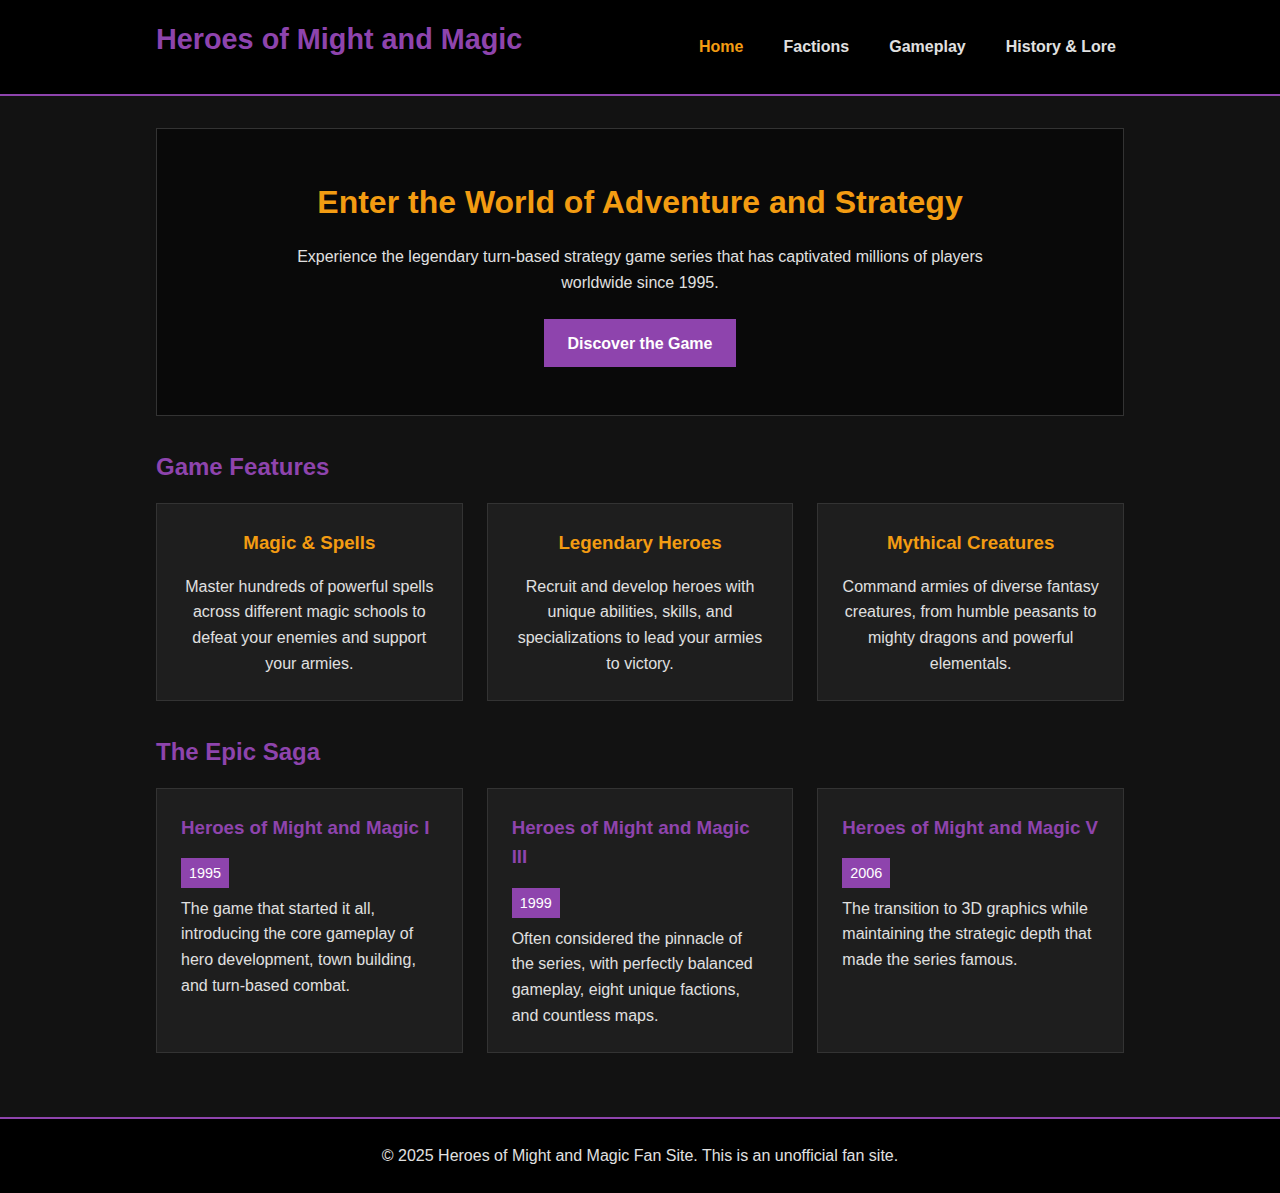
<file: index.html>
<!DOCTYPE html>
<html lang="en">
<head>
    <meta charset="UTF-8">
    <meta name="viewport" content="width=device-width, initial-scale=1.0">
    <title>Heroes of Might and Magic - Home</title>
    <link rel="stylesheet" href="styles.css">
</head>
<body>
    <header>
        <div class="header-content">
            <h1>Heroes of Might and Magic</h1>
            <nav>
                <ul>
                    <li><a href="index.html" class="active">Home</a></li>
                    <li><a href="factions.html">Factions</a></li>
                    <li><a href="gameplay.html">Gameplay</a></li>
                    <li><a href="history-lore.html">History & Lore</a></li>
                </ul>
            </nav>
        </div>
    </header>

    <main>
        <section class="hero">
            <h2>Enter the World of Adventure and Strategy</h2>
            <p>Experience the legendary turn-based strategy game series that has captivated millions of players worldwide since 1995.</p>
            <a href="gameplay.html" class="cta-button">Discover the Game</a>
        </section>

        <section>
            <h2>Game Features</h2>
            <div class="features">
                <div class="feature">
                    <h3>Magic & Spells</h3>
                    <p>Master hundreds of powerful spells across different magic schools to defeat your enemies and support your armies.</p>
                </div>
                <div class="feature">
                    <h3>Legendary Heroes</h3>
                    <p>Recruit and develop heroes with unique abilities, skills, and specializations to lead your armies to victory.</p>
                </div>
                <div class="feature">
                    <h3>Mythical Creatures</h3>
                    <p>Command armies of diverse fantasy creatures, from humble peasants to mighty dragons and powerful elementals.</p>
                </div>
            </div>
        </section>

        <section>
            <h2>The Epic Saga</h2>
            <div class="game-timeline">
                <div class="game-entry">
                    <h3>Heroes of Might and Magic I</h3>
                    <p class="year">1995</p>
                    <p>The game that started it all, introducing the core gameplay of hero development, town building, and turn-based combat.</p>
                </div>
                <div class="game-entry">
                    <h3>Heroes of Might and Magic III</h3>
                    <p class="year">1999</p>
                    <p>Often considered the pinnacle of the series, with perfectly balanced gameplay, eight unique factions, and countless maps.</p>
                </div>
                <div class="game-entry">
                    <h3>Heroes of Might and Magic V</h3>
                    <p class="year">2006</p>
                    <p>The transition to 3D graphics while maintaining the strategic depth that made the series famous.</p>
                </div>
            </div>
        </section>
    </main>

    <footer>
        <div class="footer-content">
            <p>&copy; 2025 Heroes of Might and Magic Fan Site. This is an unofficial fan site.</p>
        </div>
    </footer>
</body>
</html>
</file>
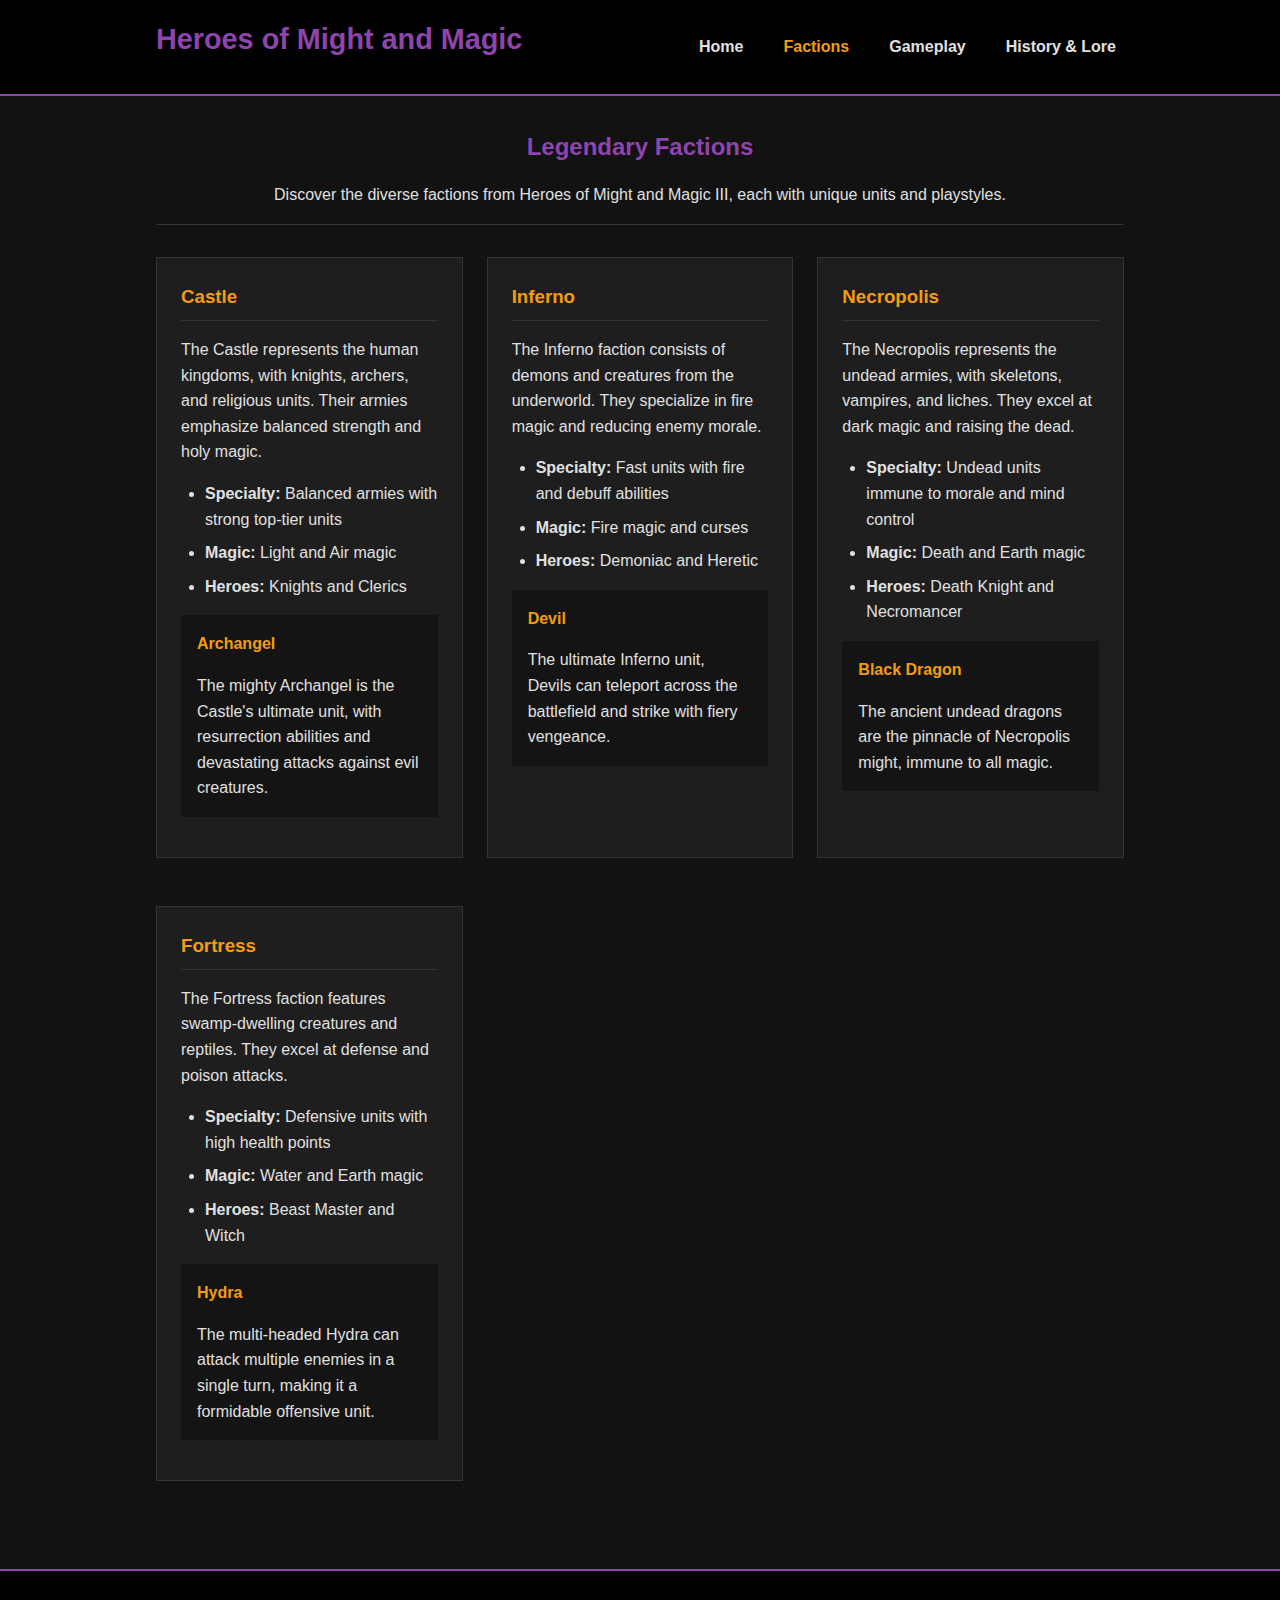
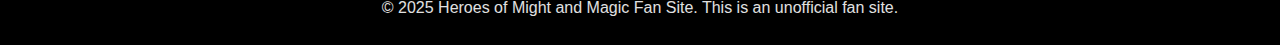
<file: factions.html>
<!DOCTYPE html>
<html lang="en">
<head>
    <meta charset="UTF-8">
    <meta name="viewport" content="width=device-width, initial-scale=1.0">
    <title>Heroes of Might and Magic - Factions</title>
    <link rel="stylesheet" href="styles.css">
</head>
<body>
    <header>
        <div class="header-content">
            <h1>Heroes of Might and Magic</h1>
            <nav>
                <ul>
                    <li><a href="index.html">Home</a></li>
                    <li><a href="factions.html" class="active">Factions</a></li>
                    <li><a href="gameplay.html">Gameplay</a></li>
                    <li><a href="history-lore.html">History & Lore</a></li>
                </ul>
            </nav>
        </div>
    </header>

    <main>
        <section class="page-title">
            <h2>Legendary Factions</h2>
            <p>Discover the diverse factions from Heroes of Might and Magic III, each with unique units and playstyles.</p>
        </section>

        <section class="factions">
            <div class="faction-card">
                <h3>Castle</h3>
                <div class="faction-description">
                    <p>The Castle represents the human kingdoms, with knights, archers, and religious units. Their armies emphasize balanced strength and holy magic.</p>
                    <ul class="faction-highlights">
                        <li><strong>Specialty:</strong> Balanced armies with strong top-tier units</li>
                        <li><strong>Magic:</strong> Light and Air magic</li>
                        <li><strong>Heroes:</strong> Knights and Clerics</li>
                    </ul>
                </div>
                <div class="unit-showcase">
                    <div class="unit">
                        <h4>Archangel</h4>
                        <p>The mighty Archangel is the Castle's ultimate unit, with resurrection abilities and devastating attacks against evil creatures.</p>
                    </div>
                </div>
            </div>

            <div class="faction-card">
                <h3>Inferno</h3>
                <div class="faction-description">
                    <p>The Inferno faction consists of demons and creatures from the underworld. They specialize in fire magic and reducing enemy morale.</p>
                    <ul class="faction-highlights">
                        <li><strong>Specialty:</strong> Fast units with fire and debuff abilities</li>
                        <li><strong>Magic:</strong> Fire magic and curses</li>
                        <li><strong>Heroes:</strong> Demoniac and Heretic</li>
                    </ul>
                </div>
                <div class="unit-showcase">
                    <div class="unit">
                        <h4>Devil</h4>
                        <p>The ultimate Inferno unit, Devils can teleport across the battlefield and strike with fiery vengeance.</p>
                    </div>
                </div>
            </div>

            <div class="faction-card">
                <h3>Necropolis</h3>
                <div class="faction-description">
                    <p>The Necropolis represents the undead armies, with skeletons, vampires, and liches. They excel at dark magic and raising the dead.</p>
                    <ul class="faction-highlights">
                        <li><strong>Specialty:</strong> Undead units immune to morale and mind control</li>
                        <li><strong>Magic:</strong> Death and Earth magic</li>
                        <li><strong>Heroes:</strong> Death Knight and Necromancer</li>
                    </ul>
                </div>
                <div class="unit-showcase">
                    <div class="unit">
                        <h4>Black Dragon</h4>
                        <p>The ancient undead dragons are the pinnacle of Necropolis might, immune to all magic.</p>
                    </div>
                </div>
            </div>

            <div class="faction-card">
                <h3>Fortress</h3>
                <div class="faction-description">
                    <p>The Fortress faction features swamp-dwelling creatures and reptiles. They excel at defense and poison attacks.</p>
                    <ul class="faction-highlights">
                        <li><strong>Specialty:</strong> Defensive units with high health points</li>
                        <li><strong>Magic:</strong> Water and Earth magic</li>
                        <li><strong>Heroes:</strong> Beast Master and Witch</li>
                    </ul>
                </div>
                <div class="unit-showcase">
                    <div class="unit">
                        <h4>Hydra</h4>
                        <p>The multi-headed Hydra can attack multiple enemies in a single turn, making it a formidable offensive unit.</p>
                    </div>
                </div>
            </div>
        </section>
    </main>

    <footer>
        <div class="footer-content">
            <p>&copy; 2025 Heroes of Might and Magic Fan Site. This is an unofficial fan site.</p>
        </div>
    </footer>
</body>
</html>
</file>
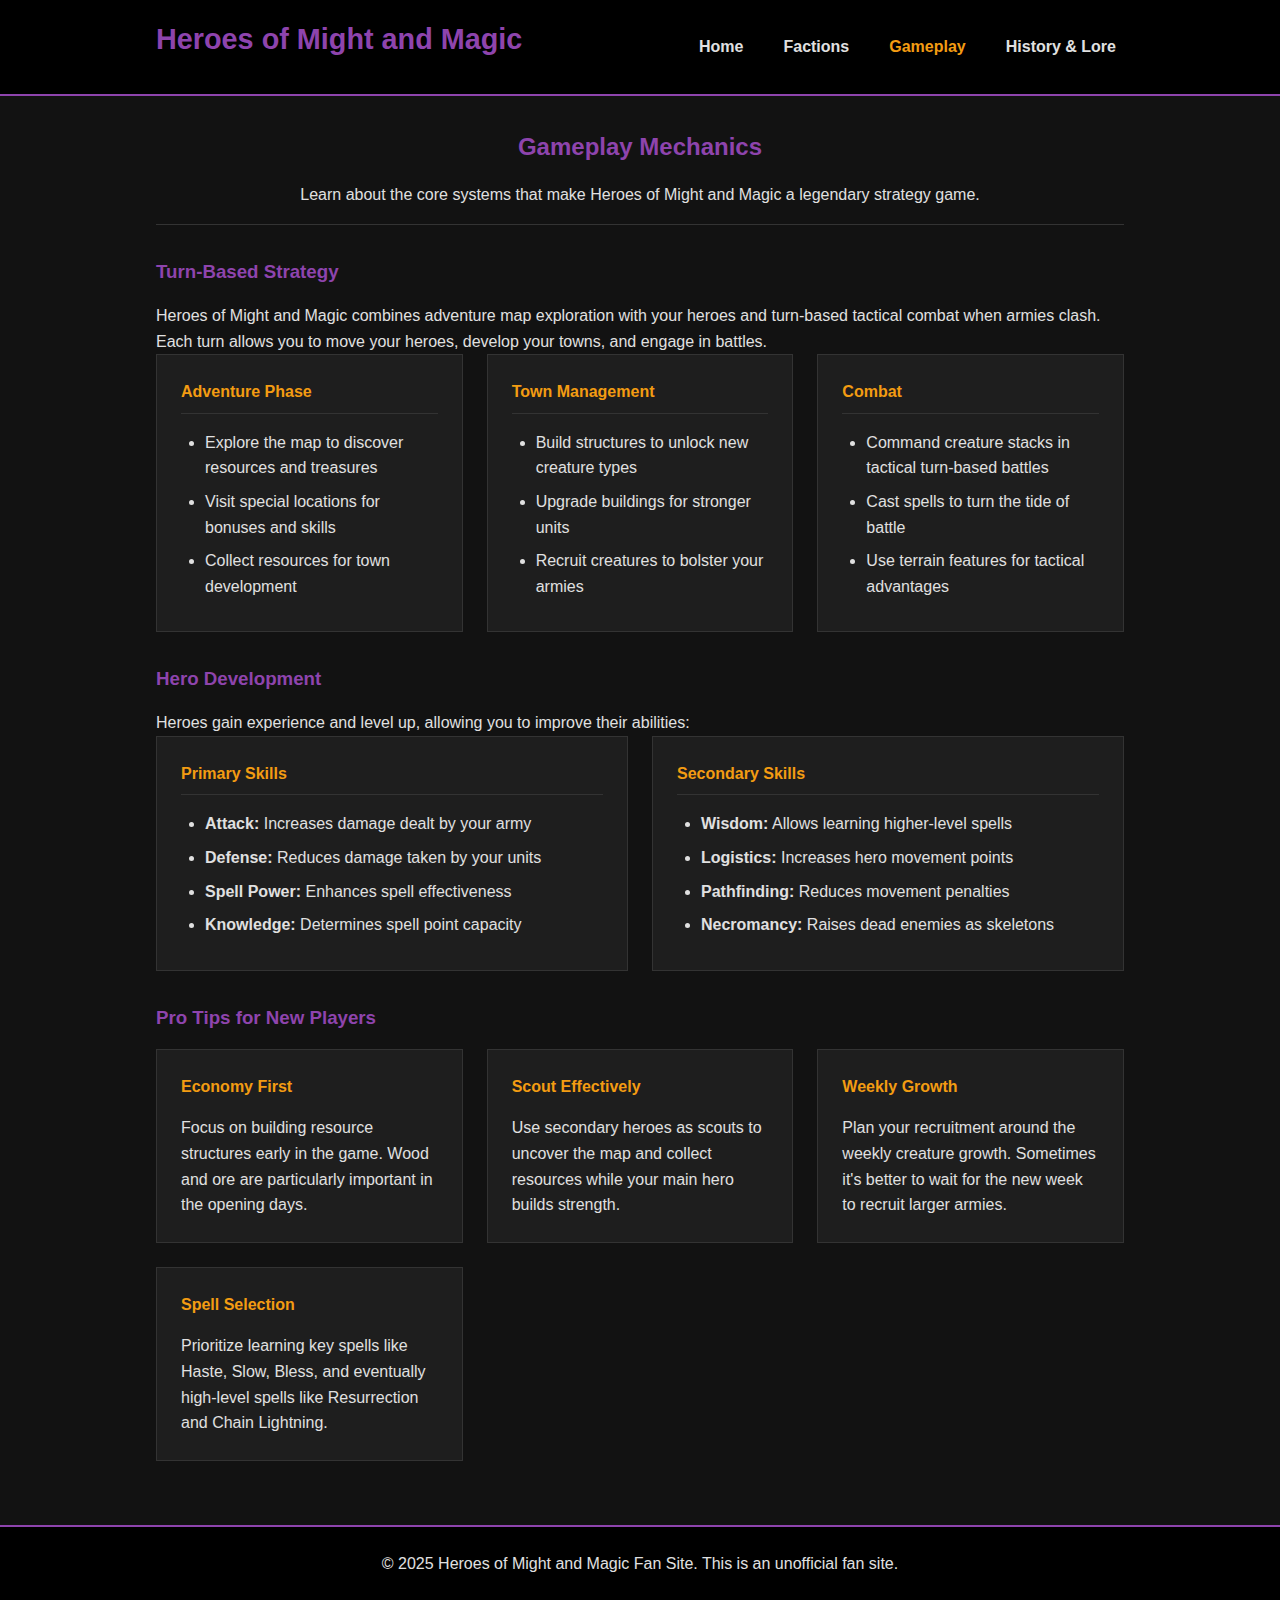
<file: gameplay.html>
<!DOCTYPE html>
<html lang="en">
<head>
    <meta charset="UTF-8">
    <meta name="viewport" content="width=device-width, initial-scale=1.0">
    <title>Heroes of Might and Magic - Gameplay</title>
    <link rel="stylesheet" href="styles.css">
</head>
<body>
    <header>
        <div class="header-content">
            <h1>Heroes of Might and Magic</h1>
            <nav>
                <ul>
                    <li><a href="index.html">Home</a></li>
                    <li><a href="factions.html">Factions</a></li>
                    <li><a href="gameplay.html" class="active">Gameplay</a></li>
                    <li><a href="history-lore.html">History & Lore</a></li>
                </ul>
            </nav>
        </div>
    </header>

    <main>
        <section class="page-title">
            <h2>Gameplay Mechanics</h2>
            <p>Learn about the core systems that make Heroes of Might and Magic a legendary strategy game.</p>
        </section>

        <section>
            <h3>Turn-Based Strategy</h3>
            <p>Heroes of Might and Magic combines adventure map exploration with your heroes and turn-based tactical combat when armies clash. Each turn allows you to move your heroes, develop your towns, and engage in battles.</p>
            
            <div class="gameplay-phases">
                <div class="phase">
                    <h4>Adventure Phase</h4>
                    <ul>
                        <li>Explore the map to discover resources and treasures</li>
                        <li>Visit special locations for bonuses and skills</li>
                        <li>Collect resources for town development</li>
                    </ul>
                </div>
                <div class="phase">
                    <h4>Town Management</h4>
                    <ul>
                        <li>Build structures to unlock new creature types</li>
                        <li>Upgrade buildings for stronger units</li>
                        <li>Recruit creatures to bolster your armies</li>
                    </ul>
                </div>
                <div class="phase">
                    <h4>Combat</h4>
                    <ul>
                        <li>Command creature stacks in tactical turn-based battles</li>
                        <li>Cast spells to turn the tide of battle</li>
                        <li>Use terrain features for tactical advantages</li>
                    </ul>
                </div>
            </div>
        </section>

        <section>
            <h3>Hero Development</h3>
            <p>Heroes gain experience and level up, allowing you to improve their abilities:</p>
            
            <div class="gameplay-phases">
                <div class="phase">
                    <h4>Primary Skills</h4>
                    <ul>
                        <li><strong>Attack:</strong> Increases damage dealt by your army</li>
                        <li><strong>Defense:</strong> Reduces damage taken by your units</li>
                        <li><strong>Spell Power:</strong> Enhances spell effectiveness</li>
                        <li><strong>Knowledge:</strong> Determines spell point capacity</li>
                    </ul>
                </div>
                
                <div class="phase">
                    <h4>Secondary Skills</h4>
                    <ul>
                        <li><strong>Wisdom:</strong> Allows learning higher-level spells</li>
                        <li><strong>Logistics:</strong> Increases hero movement points</li>
                        <li><strong>Pathfinding:</strong> Reduces movement penalties</li>
                        <li><strong>Necromancy:</strong> Raises dead enemies as skeletons</li>
                    </ul>
                </div>
            </div>
        </section>

        <section>
            <h3>Pro Tips for New Players</h3>
            
            <div class="tips-container">
                <div class="tip">
                    <h4>Economy First</h4>
                    <p>Focus on building resource structures early in the game. Wood and ore are particularly important in the opening days.</p>
                </div>
                
                <div class="tip">
                    <h4>Scout Effectively</h4>
                    <p>Use secondary heroes as scouts to uncover the map and collect resources while your main hero builds strength.</p>
                </div>
                
                <div class="tip">
                    <h4>Weekly Growth</h4>
                    <p>Plan your recruitment around the weekly creature growth. Sometimes it's better to wait for the new week to recruit larger armies.</p>
                </div>
                
                <div class="tip">
                    <h4>Spell Selection</h4>
                    <p>Prioritize learning key spells like Haste, Slow, Bless, and eventually high-level spells like Resurrection and Chain Lightning.</p>
                </div>
            </div>
        </section>
    </main>

    <footer>
        <div class="footer-content">
            <p>&copy; 2025 Heroes of Might and Magic Fan Site. This is an unofficial fan site.</p>
        </div>
    </footer>
</body>
</html>
</file>
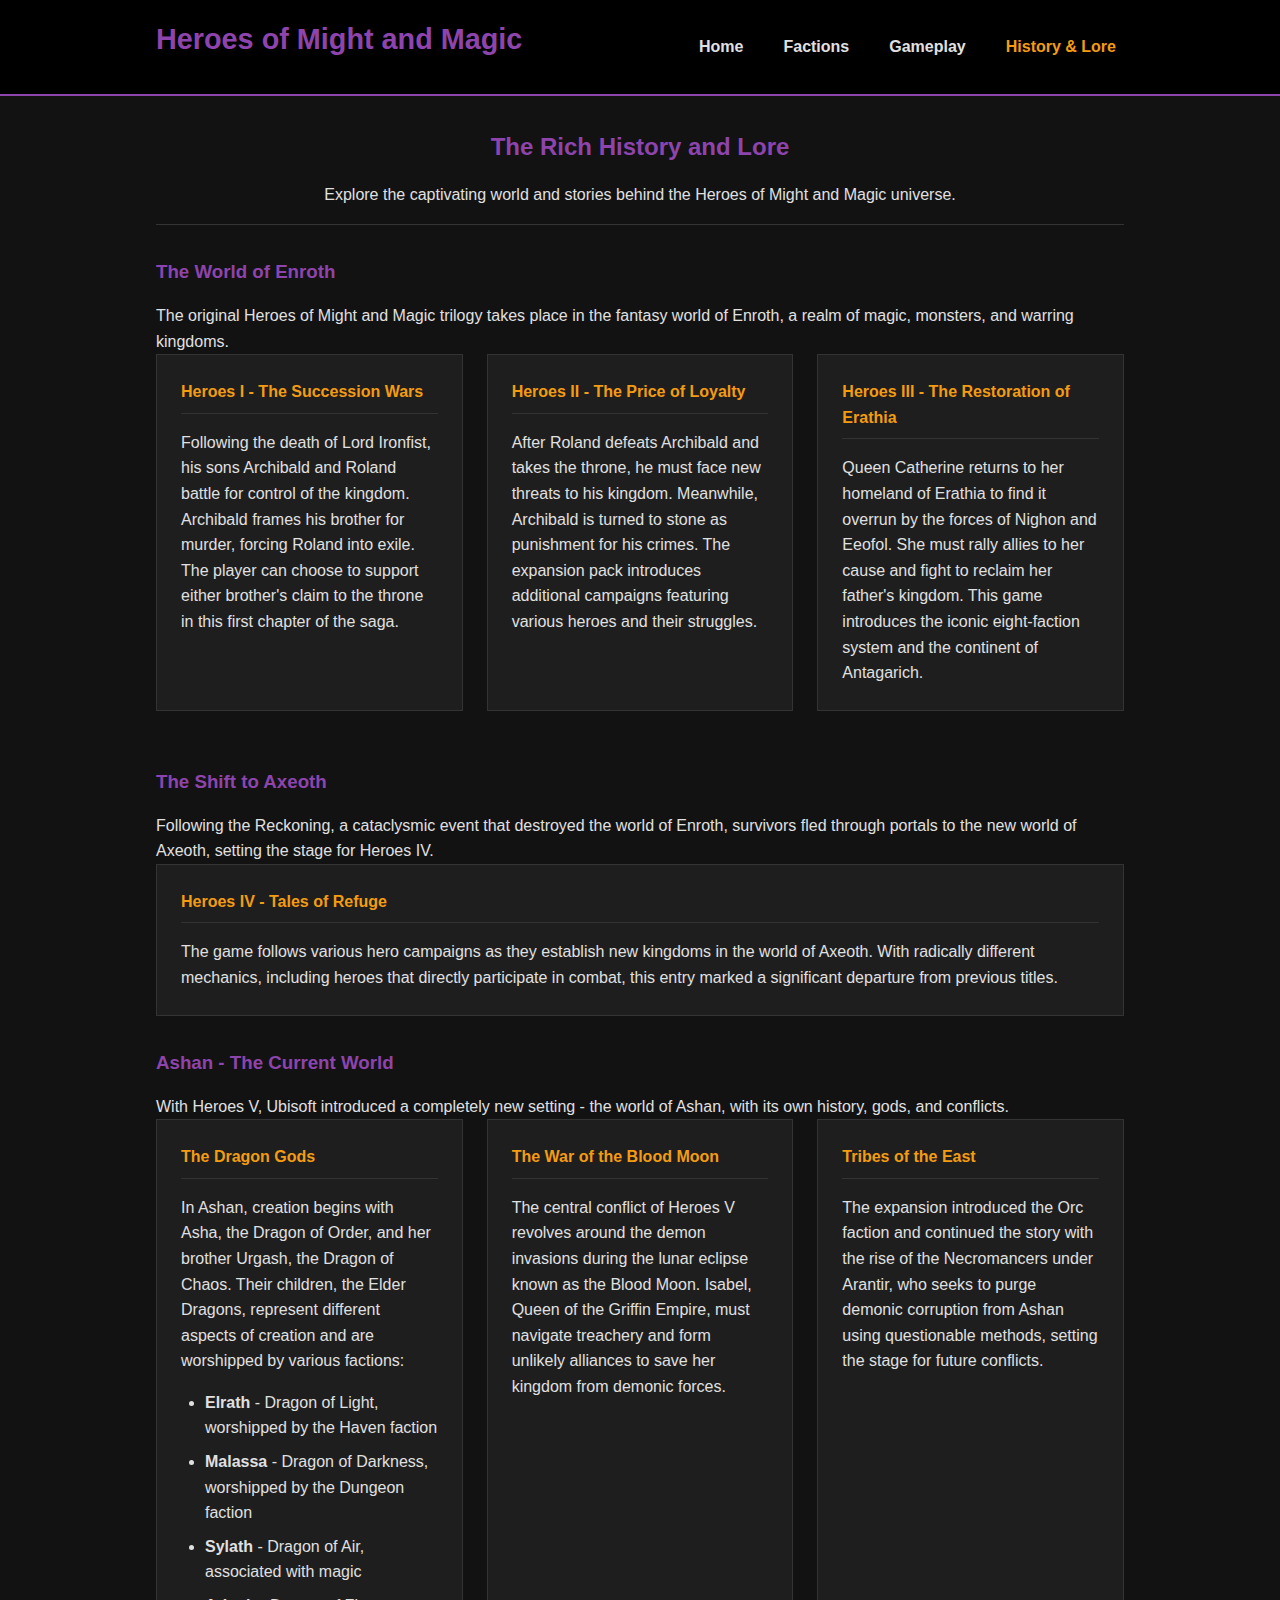
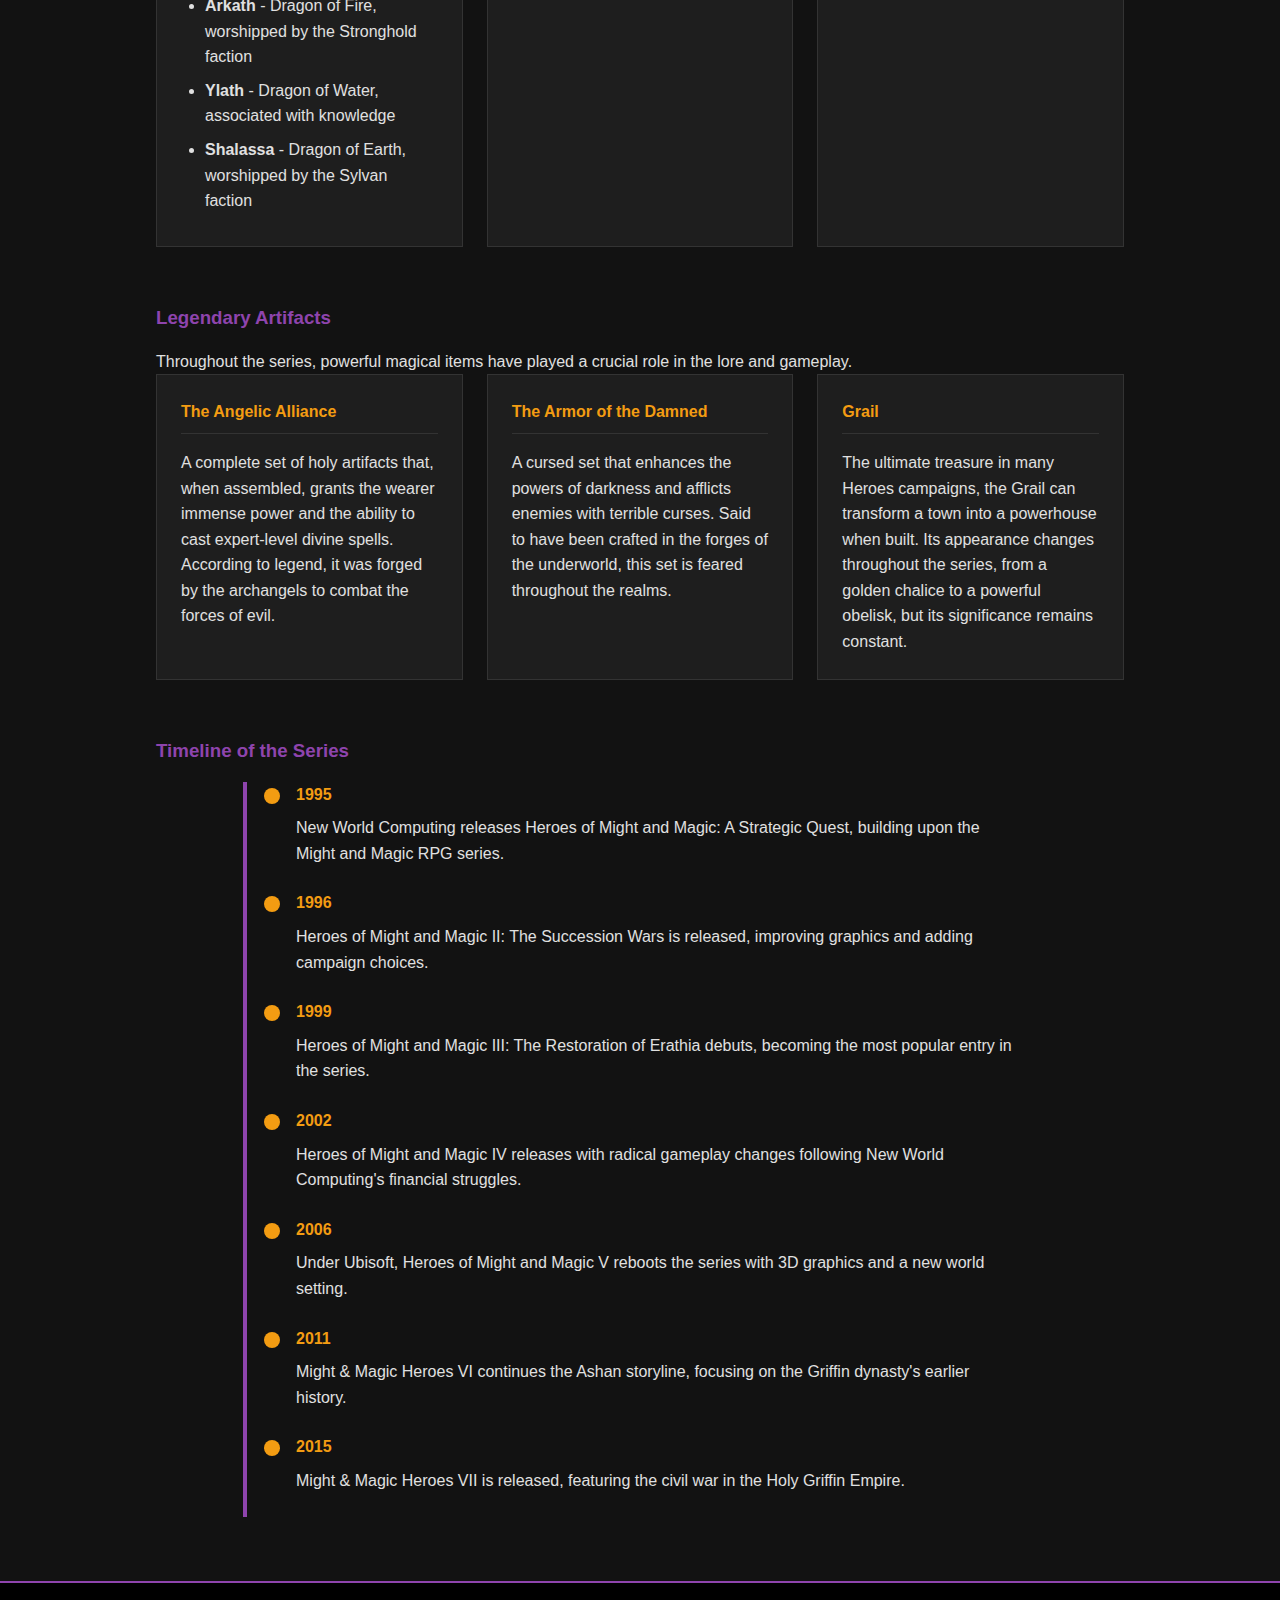
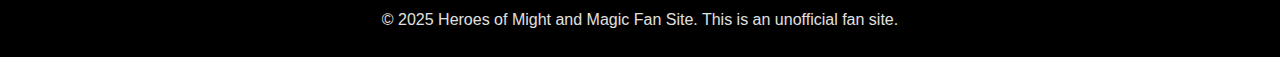
<file: history-lore.html>
<!DOCTYPE html>
<html lang="en">
<head>
    <meta charset="UTF-8">
    <meta name="viewport" content="width=device-width, initial-scale=1.0">
    <title>Heroes of Might and Magic - History & Lore</title>
    <link rel="stylesheet" href="styles.css">
</head>
<body>
    <header>
        <div class="header-content">
            <h1>Heroes of Might and Magic</h1>
            <nav>
                <ul>
                    <li><a href="index.html">Home</a></li>
                    <li><a href="factions.html">Factions</a></li>
                    <li><a href="gameplay.html">Gameplay</a></li>
                    <li><a href="history-lore.html" class="active">History & Lore</a></li>
                </ul>
            </nav>
        </div>
    </header>

    <main>
        <section class="page-title">
            <h2>The Rich History and Lore</h2>
            <p>Explore the captivating world and stories behind the Heroes of Might and Magic universe.</p>
        </section>

        <section>
            <h3>The World of Enroth</h3>
            <p>The original Heroes of Might and Magic trilogy takes place in the fantasy world of Enroth, a realm of magic, monsters, and warring kingdoms.</p>
            
            <div class="lore-container">
                <div class="lore-card">
                    <h4>Heroes I - The Succession Wars</h4>
                    <p>Following the death of Lord Ironfist, his sons Archibald and Roland battle for control of the kingdom. Archibald frames his brother for murder, forcing Roland into exile. The player can choose to support either brother's claim to the throne in this first chapter of the saga.</p>
                </div>
                
                <div class="lore-card">
                    <h4>Heroes II - The Price of Loyalty</h4>
                    <p>After Roland defeats Archibald and takes the throne, he must face new threats to his kingdom. Meanwhile, Archibald is turned to stone as punishment for his crimes. The expansion pack introduces additional campaigns featuring various heroes and their struggles.</p>
                </div>
                
                <div class="lore-card">
                    <h4>Heroes III - The Restoration of Erathia</h4>
                    <p>Queen Catherine returns to her homeland of Erathia to find it overrun by the forces of Nighon and Eeofol. She must rally allies to her cause and fight to reclaim her father's kingdom. This game introduces the iconic eight-faction system and the continent of Antagarich.</p>
                </div>
            </div>
        </section>

        <section>
            <h3>The Shift to Axeoth</h3>
            <p>Following the Reckoning, a cataclysmic event that destroyed the world of Enroth, survivors fled through portals to the new world of Axeoth, setting the stage for Heroes IV.</p>
            
            <div class="lore-card">
                <h4>Heroes IV - Tales of Refuge</h4>
                <p>The game follows various hero campaigns as they establish new kingdoms in the world of Axeoth. With radically different mechanics, including heroes that directly participate in combat, this entry marked a significant departure from previous titles.</p>
            </div>
        </section>

        <section>
            <h3>Ashan - The Current World</h3>
            <p>With Heroes V, Ubisoft introduced a completely new setting - the world of Ashan, with its own history, gods, and conflicts.</p>
            
            <div class="lore-container">
                <div class="lore-card">
                    <h4>The Dragon Gods</h4>
                    <p>In Ashan, creation begins with Asha, the Dragon of Order, and her brother Urgash, the Dragon of Chaos. Their children, the Elder Dragons, represent different aspects of creation and are worshipped by various factions:</p>
                    <ul class="lore-list">
                        <li><strong>Elrath</strong> - Dragon of Light, worshipped by the Haven faction</li>
                        <li><strong>Malassa</strong> - Dragon of Darkness, worshipped by the Dungeon faction</li>
                        <li><strong>Sylath</strong> - Dragon of Air, associated with magic</li>
                        <li><strong>Arkath</strong> - Dragon of Fire, worshipped by the Stronghold faction</li>
                        <li><strong>Ylath</strong> - Dragon of Water, associated with knowledge</li>
                        <li><strong>Shalassa</strong> - Dragon of Earth, worshipped by the Sylvan faction</li>
                    </ul>
                </div>

                <div class="lore-card">
                    <h4>The War of the Blood Moon</h4>
                    <p>The central conflict of Heroes V revolves around the demon invasions during the lunar eclipse known as the Blood Moon. Isabel, Queen of the Griffin Empire, must navigate treachery and form unlikely alliances to save her kingdom from demonic forces.</p>
                </div>
                
                <div class="lore-card">
                    <h4>Tribes of the East</h4>
                    <p>The expansion introduced the Orc faction and continued the story with the rise of the Necromancers under Arantir, who seeks to purge demonic corruption from Ashan using questionable methods, setting the stage for future conflicts.</p>
                </div>
            </div>
        </section>

        <section>
            <h3>Legendary Artifacts</h3>
            <p>Throughout the series, powerful magical items have played a crucial role in the lore and gameplay.</p>
            
            <div class="artifact-container">
                <div class="lore-card">
                    <h4>The Angelic Alliance</h4>
                    <p>A complete set of holy artifacts that, when assembled, grants the wearer immense power and the ability to cast expert-level divine spells. According to legend, it was forged by the archangels to combat the forces of evil.</p>
                </div>
                
                <div class="lore-card">
                    <h4>The Armor of the Damned</h4>
                    <p>A cursed set that enhances the powers of darkness and afflicts enemies with terrible curses. Said to have been crafted in the forges of the underworld, this set is feared throughout the realms.</p>
                </div>
                
                <div class="lore-card">
                    <h4>Grail</h4>
                    <p>The ultimate treasure in many Heroes campaigns, the Grail can transform a town into a powerhouse when built. Its appearance changes throughout the series, from a golden chalice to a powerful obelisk, but its significance remains constant.</p>
                </div>
            </div>
        </section>

        <section>
            <h3>Timeline of the Series</h3>
            <div class="timeline">
                <div class="timeline-entry">
                    <h4>1995</h4>
                    <p>New World Computing releases Heroes of Might and Magic: A Strategic Quest, building upon the Might and Magic RPG series.</p>
                </div>
                
                <div class="timeline-entry">
                    <h4>1996</h4>
                    <p>Heroes of Might and Magic II: The Succession Wars is released, improving graphics and adding campaign choices.</p>
                </div>
                
                <div class="timeline-entry">
                    <h4>1999</h4>
                    <p>Heroes of Might and Magic III: The Restoration of Erathia debuts, becoming the most popular entry in the series.</p>
                </div>
                
                <div class="timeline-entry">
                    <h4>2002</h4>
                    <p>Heroes of Might and Magic IV releases with radical gameplay changes following New World Computing's financial struggles.</p>
                </div>
                
                <div class="timeline-entry">
                    <h4>2006</h4>
                    <p>Under Ubisoft, Heroes of Might and Magic V reboots the series with 3D graphics and a new world setting.</p>
                </div>
                
                <div class="timeline-entry">
                    <h4>2011</h4>
                    <p>Might & Magic Heroes VI continues the Ashan storyline, focusing on the Griffin dynasty's earlier history.</p>
                </div>
                
                <div class="timeline-entry">
                    <h4>2015</h4>
                    <p>Might & Magic Heroes VII is released, featuring the civil war in the Holy Griffin Empire.</p>
                </div>
            </div>
        </section>
    </main>

    <footer>
        <div class="footer-content">
            <p>&copy; 2025 Heroes of Might and Magic Fan Site. This is an unofficial fan site.</p>
        </div>
    </footer>
</body>
</html>
</file>
<file: styles.css>
/* Simplified Dark Theme CSS for Heroes of Might and Magic Site */

/* Global Styles */
:root {
    --bg-color: #121212;
    --card-bg: #1e1e1e;
    --text-color: #e0e0e0;
    --accent-color: #8e44ad;
    --highlight-color: #f39c12;
    --header-color: #8e44ad;
    --border-color: #333;
}

* {
    margin: 0;
    padding: 0;
    box-sizing: border-box;
}

body {
    font-family: 'Arial', sans-serif;
    line-height: 1.6;
    color: var(--text-color);
    background-color: var(--bg-color);
}

a {
    text-decoration: none;
    color: var(--highlight-color);
    transition: color 0.3s ease;
}

a:hover {
    color: #fff;
}

ul {
    list-style: none;
}

h1, h2, h3, h4 {
    margin-bottom: 1rem;
    color: var(--header-color);
}

/* Header Styles */
header {
    background-color: #000;
    padding: 1rem 0;
    border-bottom: 2px solid var(--accent-color);
}

.header-content {
    max-width: 1000px;
    margin: 0 auto;
    padding: 0 1rem;
    display: flex;
    justify-content: space-between;
    align-items: center;
}

header h1 {
    font-size: 1.8rem;
    color: var(--accent-color);
}

nav ul {
    display: flex;
    gap: 1.5rem;
}

nav a {
    color: var(--text-color);
    font-weight: 600;
    padding: 0.5rem;
}

nav a:hover, nav a.active {
    color: var(--highlight-color);
}

/* Main Content Styles */
main {
    max-width: 1000px;
    margin: 0 auto;
    padding: 2rem 1rem;
}

section {
    margin-bottom: 2rem;
}

.page-title {
    text-align: center;
    margin-bottom: 2rem;
    border-bottom: 1px solid var(--border-color);
    padding-bottom: 1rem;
}

/* Homepage Styles */
.hero {
    text-align: center;
    padding: 3rem 1rem;
    margin-bottom: 2rem;
    background-color: rgba(0, 0, 0, 0.5);
    border: 1px solid var(--border-color);
}

.hero h2 {
    font-size: 2rem;
    margin-bottom: 1rem;
    color: var(--highlight-color);
}

.hero p {
    margin-bottom: 1.5rem;
    max-width: 700px;
    margin-left: auto;
    margin-right: auto;
}

.cta-button {
    display: inline-block;
    padding: 0.7rem 1.5rem;
    background-color: var(--accent-color);
    color: white;
    font-weight: 600;
    border: none;
}

.cta-button:hover {
    background-color: #7d32a8;
    color: white;
}

/* Features Grid */
.features {
    display: grid;
    grid-template-columns: repeat(auto-fit, minmax(250px, 1fr));
    gap: 1.5rem;
    margin-bottom: 2rem;
}

.feature {
    background-color: var(--card-bg);
    padding: 1.5rem;
    border: 1px solid var(--border-color);
    text-align: center;
}

.feature h3 {
    color: var(--highlight-color);
}

/* Game Series */
.game-timeline {
    display: grid;
    grid-template-columns: repeat(auto-fit, minmax(250px, 1fr));
    gap: 1.5rem;
}

.game-entry {
    background-color: var(--card-bg);
    padding: 1.5rem;
    border: 1px solid var(--border-color);
}

.year {
    display: inline-block;
    padding: 0.2rem 0.5rem;
    background-color: var(--accent-color);
    color: white;
    font-size: 0.9rem;
    margin-bottom: 0.5rem;
}

/* Factions Page */
.factions {
    display: grid;
    grid-template-columns: repeat(auto-fit, minmax(300px, 1fr));
    gap: 1.5rem;
}

.faction-card {
    background-color: var(--card-bg);
    border: 1px solid var(--border-color);
    padding: 1.5rem;
    margin-bottom: 1.5rem;
}

.faction-card h3 {
    border-bottom: 1px solid var(--border-color);
    padding-bottom: 0.5rem;
    color: var(--highlight-color);
}

.faction-highlights {
    margin: 1rem 0;
    padding-left: 1.5rem;
}

.faction-highlights li {
    margin-bottom: 0.5rem;
    list-style-type: disc;
}

.unit-showcase {
    margin-top: 1rem;
}

.unit {
    margin-bottom: 1rem;
    padding: 1rem;
    background-color: rgba(0, 0, 0, 0.3);
}

.unit h4 {
    color: var(--highlight-color);
}

/* Gameplay Page */
.gameplay-phases {
    display: grid;
    grid-template-columns: repeat(auto-fit, minmax(250px, 1fr));
    gap: 1.5rem;
    margin-bottom: 2rem;
}

.phase {
    background-color: var(--card-bg);
    padding: 1.5rem;
    border: 1px solid var(--border-color);
}

.phase h4 {
    color: var(--highlight-color);
    margin-bottom: 1rem;
    border-bottom: 1px solid var(--border-color);
    padding-bottom: 0.5rem;
}

.phase ul {
    padding-left: 1.5rem;
}

.phase li {
    margin-bottom: 0.5rem;
    list-style-type: disc;
}

.tips-container {
    display: grid;
    grid-template-columns: repeat(auto-fit, minmax(250px, 1fr));
    gap: 1.5rem;
}

.tip {
    background-color: var(--card-bg);
    padding: 1.5rem;
    border: 1px solid var(--border-color);
}

.tip h4 {
    color: var(--highlight-color);
}

/* History & Lore Page */
.lore-container {
    display: grid;
    grid-template-columns: repeat(auto-fit, minmax(300px, 1fr));
    gap: 1.5rem;
    margin-bottom: 2rem;
}

.lore-card {
    background-color: var(--card-bg);
    padding: 1.5rem;
    border: 1px solid var(--border-color);
    margin-bottom: 1.5rem;
}

.lore-card h4 {
    color: var(--highlight-color);
    border-bottom: 1px solid var(--border-color);
    padding-bottom: 0.5rem;
    margin-bottom: 1rem;
}

.lore-list {
    padding-left: 1.5rem;
    margin-top: 1rem;
}

.lore-list li {
    margin-bottom: 0.5rem;
    list-style-type: disc;
}

.artifact-container {
    display: grid;
    grid-template-columns: repeat(auto-fit, minmax(300px, 1fr));
    gap: 1.5rem;
}

.timeline {
    position: relative;
    max-width: 800px;
    margin: 0 auto;
    padding-left: 2rem;
}

.timeline::before {
    content: '';
    position: absolute;
    width: 4px;
    background-color: var(--accent-color);
    top: 0;
    bottom: 0;
    left: 0;
    margin-left: 3px;
}

.timeline-entry {
    padding: 0 1.5rem 1.5rem 1.5rem;
    position: relative;
}

.timeline-entry::before {
    content: '';
    position: absolute;
    width: 16px;
    height: 16px;
    border-radius: 50%;
    background-color: var(--highlight-color);
    left: -8px;
    top: 6px;
}

.timeline-entry h4 {
    color: var(--highlight-color);
    margin-bottom: 0.5rem;
}

/* Footer */
footer {
    background-color: #000;
    color: var(--text-color);
    padding: 1.5rem 0;
    text-align: center;
    border-top: 2px solid var(--accent-color);
}

.footer-content {
    max-width: 1000px;
    margin: 0 auto;
    padding: 0 1rem;
}

/* Responsive Design */
@media (max-width: 768px) {
    .header-content {
        flex-direction: column;
        text-align: center;
        gap: 1rem;
    }
    
    nav ul {
        gap: 1rem;
    }
}

@media (max-width: 480px) {
    nav ul {
        flex-direction: column;
        gap: 0.5rem;
    }
}
</file>
